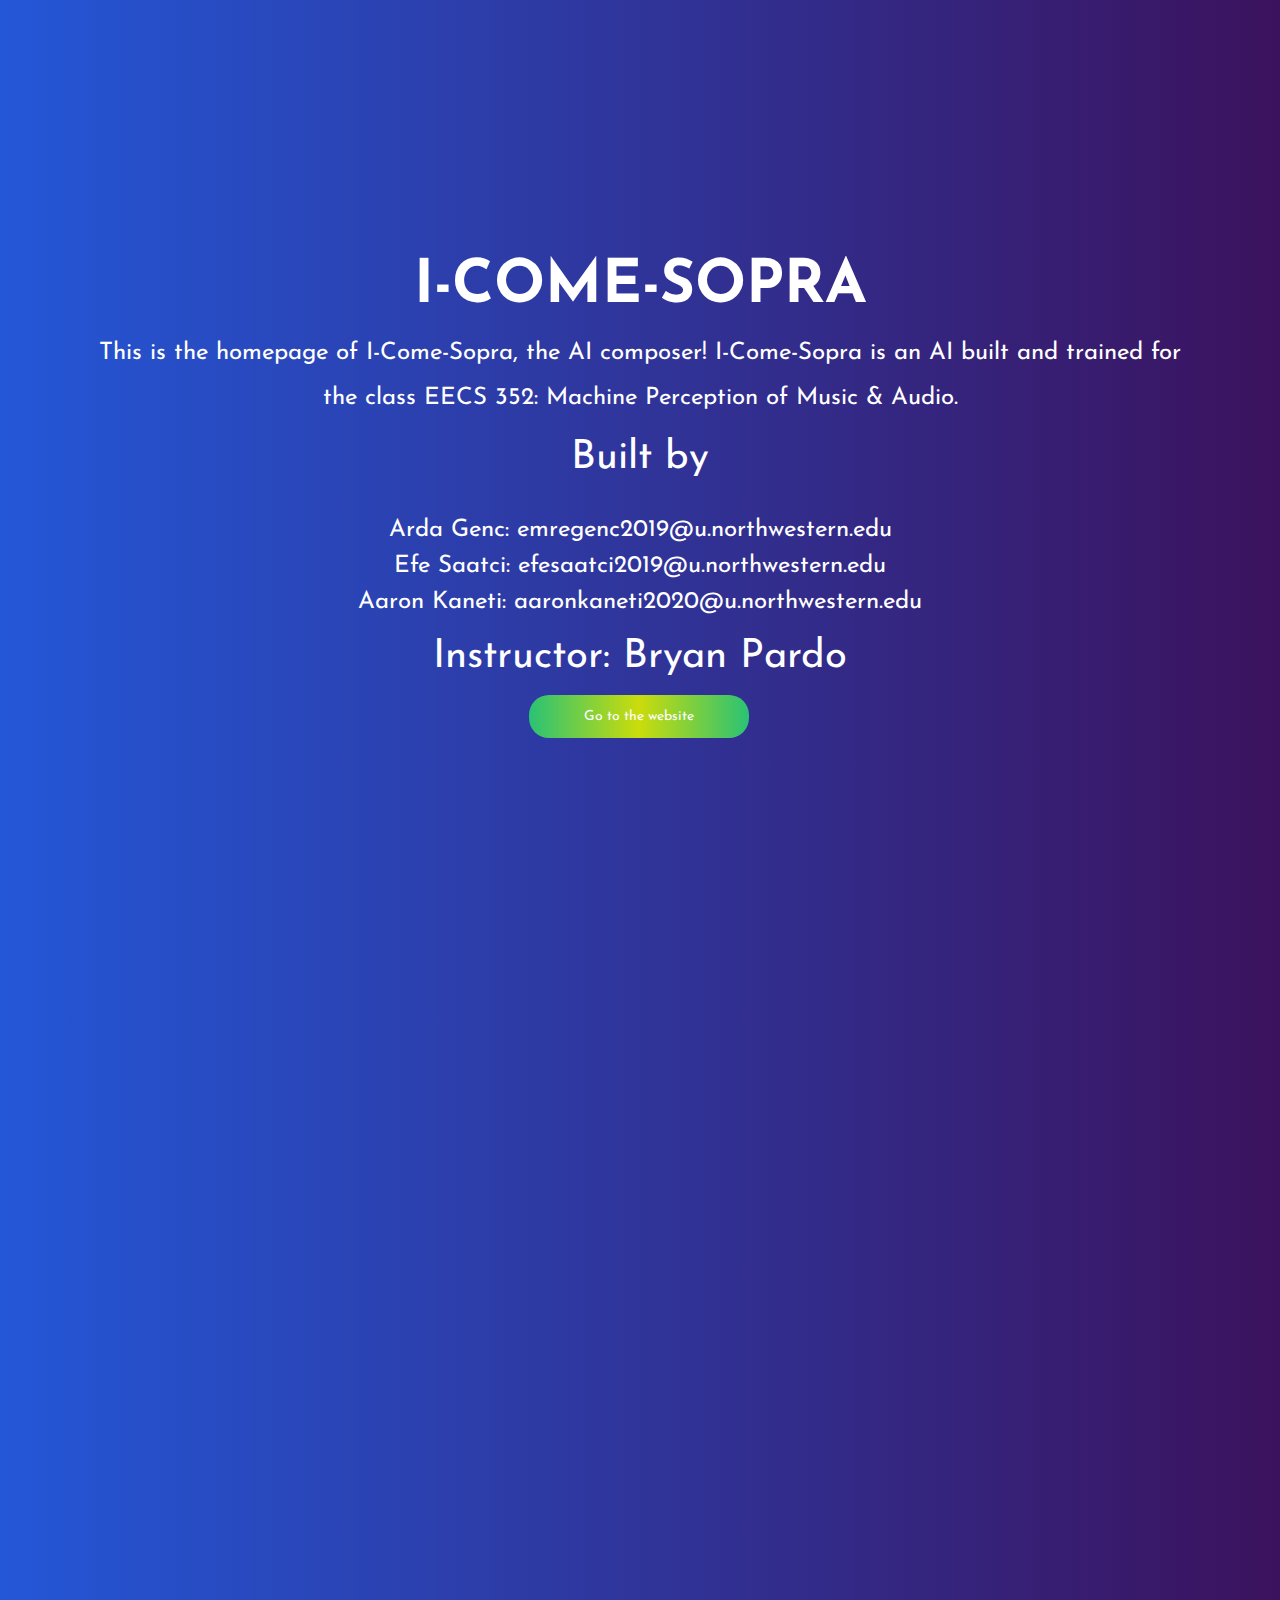
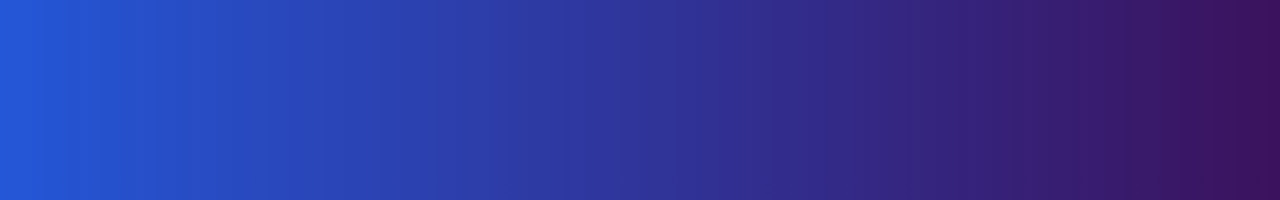
<file: index.html>
<!DOCTYPE html>
<html lang="en">
<head>
<title>i-come-sopra</title>
<meta charset="utf-8">
<meta http-equiv="X-UA-Compatible" content="IE=edge">
<meta name="description" content="Music template project">
<meta name="viewport" content="width=device-width, initial-scale=1">
<link rel="stylesheet" type="text/css" href="styles/bootstrap-4.1.2/bootstrap.min.css">
<link href="plugins/font-awesome-4.7.0/css/font-awesome.min.css" rel="stylesheet" type="text/css">
<link rel="stylesheet" type="text/css" href="plugins/OwlCarousel2-2.3.4/owl.carousel.css">
<link rel="stylesheet" type="text/css" href="plugins/OwlCarousel2-2.3.4/owl.theme.default.css">
<link rel="stylesheet" type="text/css" href="plugins/OwlCarousel2-2.3.4/animate.css">
<link rel="stylesheet" type="text/css" href="styles/main_styles.css">
<link rel="stylesheet" type="text/css" href="styles/responsive.css">
</head>
<body>

<div class="super_container">



	<!-- News -->

	<div class="news" id = "information">
		<div class="container">
			<div class="row">
				<div class="col">
					<div class="section_title" id = "project_name"><h1 class = "index_header">I-COME-SOPRA</h1></div>
          <div class="">
            <p class ="index_def">This is the homepage of I-Come-Sopra, the AI composer! I-Come-Sopra is an AI built and trained for the class EECS 352: Machine Perception of Music & Audio.</p>
            <div class = "Credits">
              <p class ="title">Built by</p>
              <ul class = "builders">
                <li>Arda Genc: emregenc2019@u.northwestern.edu</li>
                <li>Efe Saatci: efesaatci2019@u.northwestern.edu</li>
                <li>Aaron Kaneti: aaronkaneti2020@u.northwestern.edu</li>
              </ul>
              <p class = "title">Instructor: Bryan Pardo</p>
            </div>
            <div class = "index_dec">
            	<button class="aaron_button index_button"><a href="home.html"><span>Go to the website</span></a></button>
            </div>
          </div>
				</div>
			</div>
			<div class="row news_row">


			</div>
		</div>
	</div>






</body>
</html>
</file>
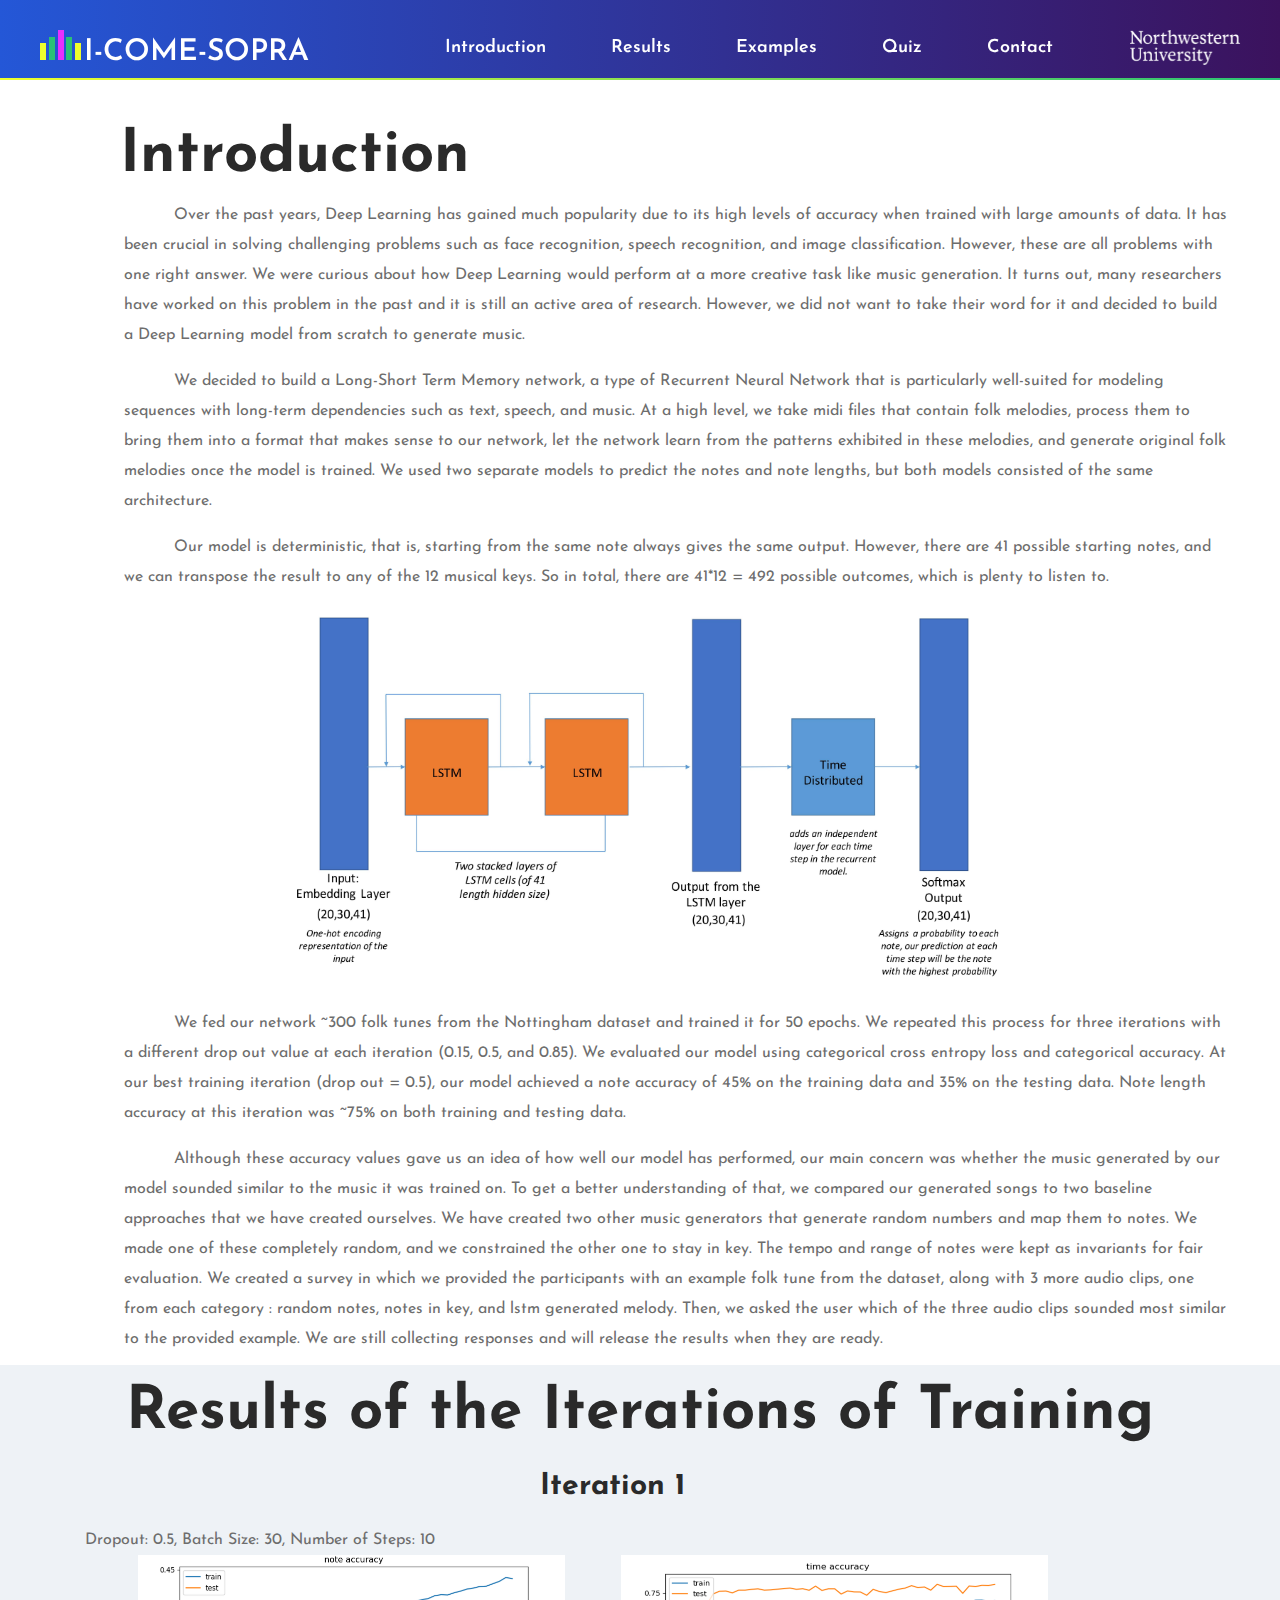
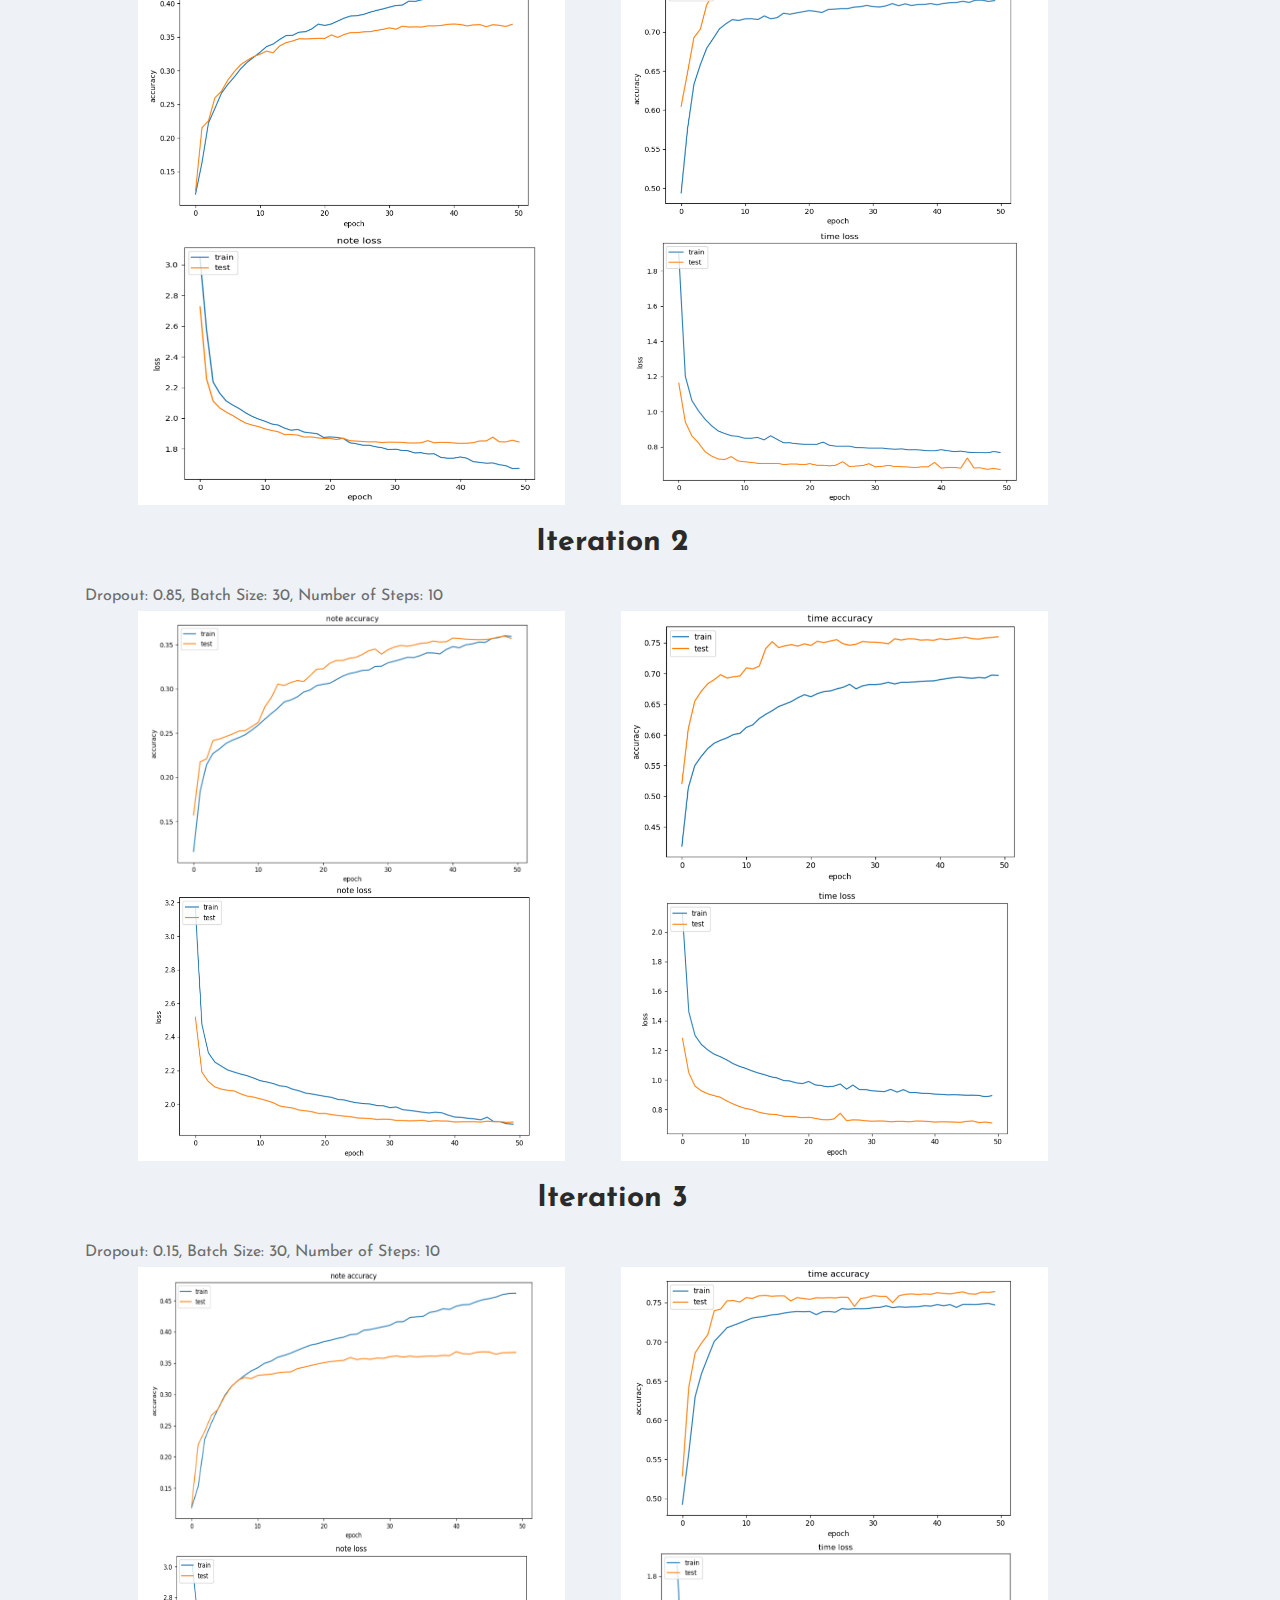
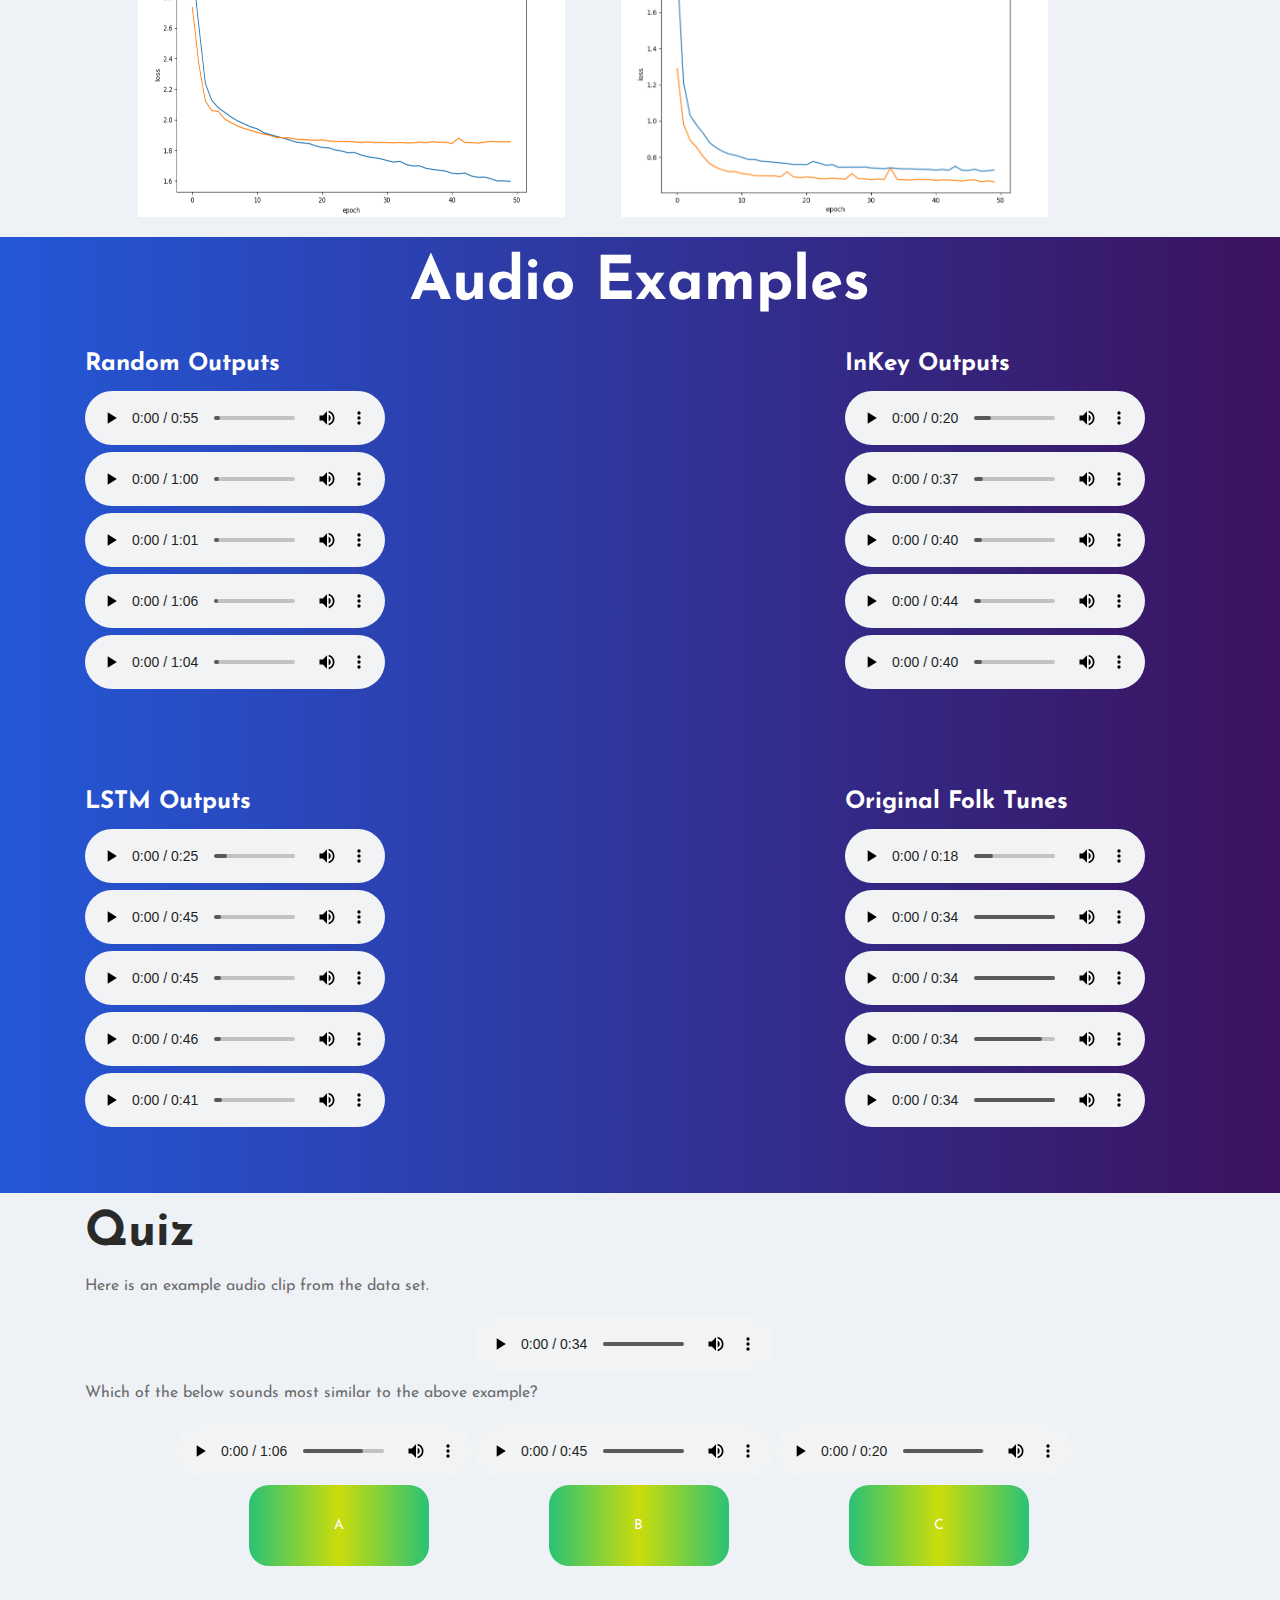
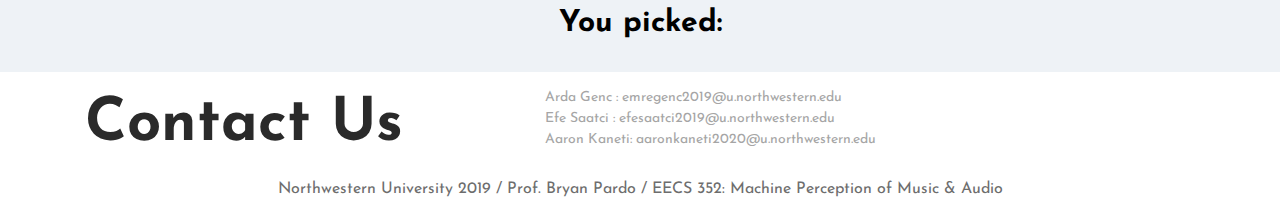
<file: home.html>
<!DOCTYPE html>
<html lang="en">
<head>
<title>i-come-sopra</title>
<meta charset="utf-8">
<meta http-equiv="X-UA-Compatible" content="IE=edge">
<meta name="description" content="Music template project">
<meta name="viewport" content="width=device-width, initial-scale=1">
<link rel="stylesheet" type="text/css" href="styles/bootstrap-4.1.2/bootstrap.min.css">
<link href="plugins/font-awesome-4.7.0/css/font-awesome.min.css" rel="stylesheet" type="text/css">
<link rel="stylesheet" type="text/css" href="plugins/OwlCarousel2-2.3.4/owl.carousel.css">
<link rel="stylesheet" type="text/css" href="plugins/OwlCarousel2-2.3.4/owl.theme.default.css">
<link rel="stylesheet" type="text/css" href="plugins/OwlCarousel2-2.3.4/animate.css">
<link rel="stylesheet" type="text/css" href="styles/main_styles.css">
<link rel="stylesheet" type="text/css" href="styles/responsive.css">
</head>
<body>

<div class="super_container">

	<!-- Header -->

	<header class="header">
		<div class="container">
			<div class="row">
				<div class="col">
					<div class="header_content d-flex flex-row align-items-center justify-content-center" id = "headers">

						<!-- Logo -->
						<div class="logo">
							<a href="index.html" class="d-flex flex-row align-items-end justify-content-start">
								<span class="logo_bars d-flex flex-row align-items-end justify-content-between"><span></span><span></span><span></span><span></span><span></span></span>
								<span class="logo_text">I-COME-SOPRA</span>
							</a>
						</div>

						<nav class="main_nav">
							<ul class="d-flex flex-row align-items-center justify-content-start" id = "navbar">
								<li><a href="#home">Introduction</a></li>
								<li><a href="#results">Results</a></li>
								<li><a href="#examples">Examples</a></li>
								<li><a href="#quiz">Quiz</a></li>
								<li class = "contactus"><a href="#contact">Contact</a></li>
							</ul>
						</nav>
						<a href= "https://northwestern.edu"><img class = "northwestern_logo" src="./images/NorthwesternLogoWhite.png"></a>

							<!-- Hamburger
							<div class="hamburger d-flex flex-column align-items-end justify-content-between"><div></div><div></div><div></div></div>-->
						</div>
					</div>
				</div>
			</div>
		</div>
	</header>


	<!-- App -->

	<div class="app" id ="home">
		<div class="container">
			<div class="row row-lg-eq-height">


				<!-- App Content -->
				<div class="col-lg-6 order-lg-2 order-1 sadf">
					<div class="app_content d-flex flex-column align-items-start justify-content-center">
						<div class="section_title"><h1>Introduction</h1></div>
						<div class="app_text">
							<p class= "intro_p">Over the past years, Deep Learning has gained much popularity due to its high levels of accuracy when trained with large amounts of data. It has been crucial in solving challenging problems such as face recognition, speech recognition, and image classification. However, these are all problems with one right answer. We were curious about how Deep Learning would perform at a more creative task like music generation. It turns out, many researchers have worked on this problem in the past and it is still an active area of research. However, we did not want to take their word for it and decided to build a Deep Learning model from scratch to generate music.
								<p class= "intro_p">We decided to build a Long-Short Term Memory network, a type of Recurrent Neural Network that is particularly well-suited for modeling sequences with long-term dependencies such as text, speech, and music. At a high level, we take midi files that contain folk melodies, process them to bring them into a format that makes sense to our network, let the network learn from the patterns exhibited in these melodies, and generate original folk melodies once the model is trained. We used two separate models to predict the notes and note lengths, but both models consisted of the same architecture.
								</p>
								<p class= "intro_p">Our model is deterministic, that is, starting from the same note always gives the same output. However, there are 41 possible starting notes, and we can transpose the result to any of the 12 musical keys. So in total, there are 41*12 = 492 possible outcomes, which is plenty to listen to.</p>
									<img style="height:400px;width:auto;position:relative;left:15%;"src="./images/model_architecture.jpg">
								<p class= "intro_p">We fed our network ~300 folk tunes from the Nottingham dataset and trained it for 50 epochs. We repeated this process for three iterations with a different drop out value at each iteration (0.15, 0.5, and 0.85). We evaluated our model using categorical cross entropy loss and categorical accuracy.  At our best training iteration (drop out = 0.5), our model achieved a note accuracy of 45% on the training data and 35% on the testing data. Note length accuracy at this iteration was ~75% on both training and testing data.</p>
								<p class= "intro_p">Although these accuracy values gave us an idea of how well our model has performed, our main concern was whether the music generated by our model sounded similar to the music it was trained on. To get a better understanding of that, we compared our generated songs to two baseline approaches that we have created ourselves. We have created two other music generators that generate random numbers and map them to notes. We made one of these completely random, and we constrained the other one to stay in key. The tempo and range of notes were kept as invariants for fair evaluation. We created a survey in which we provided the participants with an example folk tune from the dataset, along with 3 more audio clips, one from each category : random notes, notes in key, and lstm generated melody. Then, we asked the user which of the three audio clips sounded most similar to the provided example. We are still collecting responses and will release the results when they are ready.
								</p>
						</div>
					</div>
				</div>

			</div>
		</div>
	</div>
	<!-- Results -->

	<div class="featured" id = "results">
		<div class="container">
			<div class="row">
				<div class="col">
					<div class="section_title text-center"><h1>Results of the Iterations of Training </h1></div>
						<div class ="row_1">
							<h1 style="font-size:30px;text-align:center;margin-bottom:20px;margin-top:20px;'">Iteration 1</h1>
							<p style={color:black;text-align:center;}>Dropout: 0.5, Batch Size: 30, Number of Steps:  10</p>
							<img class="graphs" src="./images/graphs_iter_1/note_accuracy_iter_1.png">
							<img class="graphs" src="./images/graphs_iter_1/time_accuracy_iter_1.png">
							<img class="graphs" src="./images/graphs_iter_1/note_loss_iter1.png">
							<img class="graphs" src="./images/graphs_iter_1/time_loss_iter_1.png">
						</div>
						<div class ="row_2">
							<h1 style="font-size:30px;text-align:center;margin-bottom:20px;margin-top:20px;">Iteration 2</h1>
							<p style={color:black;text-align:center;}>Dropout: 0.85, Batch Size: 30, Number of Steps:  10</p>
							<img class="graphs" src="./images/graphs_iter_2/note_accuracy_iter2.png">
							<img class="graphs" src="./images/graphs_iter_2/time_accuracy_iter_2.png">
							<img class="graphs" style=""src="./images/graphs_iter_2/note_loss_iter2.png">
							<img class="graphs" src="./images/graphs_iter_2/time_loss_iter_2.png">
						</div>
						<div class ="row_3">
							<h1 style="font-size:30px;text-align:center;margin-bottom:20px;margin-top:20px;">Iteration 3</h1>
							<p style={color:black;text-align:center;}>Dropout: 0.15, Batch Size: 30, Number of Steps:  10</p>
							<img class="graphs" src="./images/graphs_iter_3/note_accuracy_iter_3.png">
							<img class="graphs" src="./images/graphs_iter_3/time_accuracy_iter3.png">
							<img class="graphs" style=""src="./images/graphs_iter_3/note_loss_iter3.png">
							<img class="graphs" src="./images/graphs_iter_3/time_loss_iter_3.png">
						</div>
				</div>
			</div>
		</div>
	</div>

	<!-- News -->

	<div class="news">
		<div class="container">
			<div class="row">
				<div class="col">
					<div class="section_title" id = "examples"><h1>Audio Examples</h1></div>
				</div>
			</div>
			<div class="row news_row">

				<!-- News Post -->
				<div class="col-xl-4 col-md-6">
					<div class="news_post image_top">
						<div class="news_post_content">
							<div class="news_post_title"><a href="#">Random Outputs</a></div>
							<div class="news_post_text">
								<!--<p>Lorem ipsum dolor sit amet, consectetur adipiscing elit. Morbi condimentum, neque ac porttitor scelerisque, nisi nisl tincidunt enim, non aliquet diam neque sed urna.</p>
								--><audio controls>
									<source src="./audioFiles/random-outputs/randomoutput1.mp3" type="audio/mpeg">
										Your browser does not support the audio element.
								</audio>
								<audio controls>
									<source src="./audioFiles/random-outputs/random-output2.mp3" type="audio/mpeg">
										Your browser does not support the audio element.
								</audio>
								<audio controls>
									<source src="./audioFiles/random-outputs/random-output3.mp3" type="audio/mpeg">
										Your browser does not support the audio element.
								</audio>
								<audio controls>
									<source src="./audioFiles/random-outputs/random-output4.mp3" type="audio/mpeg">
										Your browser does not support the audio element.
								</audio>
								<audio controls>
									<source src="./audioFiles/random-outputs/random-output5.mp3" type="audio/mpeg">
										Your browser does not support the audio element.
								</audio>
							</div>
						</div>
					</div>
				</div>

				<!-- News Post -->
				<div class="col-xl-4 col-md-6">
					<div class="news_post image_bottom d-flex flex-column align-items-start justify-content-start">
						<div class="news_post_content order-md-1 order-2">

						</div>
					</div>
				</div>

				<!-- News Post -->
				<div class="col-xl-4 col-md-6">
					<div class="news_post image_top">
						<div class="news_post_content">
							<div class="news_post_title"><a href="#">InKey Outputs</a></div>
							<div class="news_post_text">
								<!--<p>Lorem ipsum dolor sit amet, consectetur adipiscing elit. Morbi condimentum, neque ac porttitor scelerisque, nisi nisl tincidunt enim, non aliquet diam neque sed urna.</p>
								--><audio controls>
									<source src="./audioFiles/inKey-outputs/inKey-output1.mp3" type="audio/mpeg">
								Your browser does not support the audio element.
								</audio>
								<audio controls>
									<source src="./audioFiles/inKey-outputs/inKey-output2.mp3" type="audio/mpeg">
								Your browser does not support the audio element.
								</audio>
								<audio controls>
									<source src="./audioFiles/inKey-outputs/inKey-output3.mp3" type="audio/mpeg">
								Your browser does not support the audio element.
								</audio>
								<audio controls>
									<source src="./audioFiles/inKey-outputs/inKey-output4.mp3" type="audio/mpeg">
								Your browser does not support the audio element.
								</audio>
								<audio controls>
									<source src="./audioFiles/inKey-outputs/inKey-output5.mp3" type="audio/mpeg">
								Your browser does not support the audio element.
								</audio>
							</div>
						</div>
					</div>
				</div>

			</div>
		</div>
	</div>

	<!-- Division 2 -->

	<div class="news">
		<div class="container">
			<div class="row news_row">

				<!-- News Post -->
				<div class="col-xl-4 col-md-6">
					<div class="news_post image_top">
						<div class="news_post_content">
							<div class="news_post_title"><a href="#">LSTM Outputs</a></div>
							<div class="news_post_text">
								<!--<p>Lorem ipsum dolor sit amet, consectetur adipiscing elit. Morbi condimentum, neque ac porttitor scelerisque, nisi nisl tincidunt enim, non aliquet diam neque sed urna.</p>
								--><audio controls>
									<source src="./audioFiles/lstm_outputs/1-output_1.mp3" type="audio/mpeg">
										Your browser does not support the audio element.
								</audio>
								<audio controls>
									<source src="./audioFiles/lstm_outputs/1-output_2.mp3" type="audio/mpeg">
										Your browser does not support the audio element.
								</audio>
								<audio controls>
									<source src="./audioFiles/lstm_outputs/1-output_3.mp3" type="audio/mpeg">
										Your browser does not support the audio element.
								</audio>
								<audio controls>
									<source src="./audioFiles/lstm_outputs/1-output_4.mp3" type="audio/mpeg">
										Your browser does not support the audio element.
								</audio>
								<audio controls>
									<source src="./audioFiles/lstm_outputs/1-output_5.mp3" type="audio/mpeg">
										Your browser does not support the audio element.
								</audio>
							</div>
						</div>
					</div>
				</div>

				<!-- News Post -->
				<div class="col-xl-4 col-md-6">
					<div class="news_post image_bottom d-flex flex-column align-items-start justify-content-start">
						<div class="news_post_content order-md-1 order-2">

						</div>
						<div class="news_post_image order-md-2 order-1"></div>
					</div>
				</div>

				<!-- News Post -->
				<div class="col-xl-4 col-md-6">
					<div class="news_post image_top">
						<div class="news_post_content">
							<div class="news_post_title"><a href="#">Original Folk Tunes</a></div>
							<div class="news_post_text">
								<audio controls>
									<source src="./audioFiles/real_folk_tunes/real_folk_tune1.mp3" type="audio/mpeg">
								Your browser does not support the audio element.
								</audio>
								<audio controls>
									<source src="./audioFiles/real_folk_tunes/real_folk_tune2.mp3" type="audio/mpeg">
								Your browser does not support the audio element.
								</audio>
								<audio controls>
									<source src="./audioFiles/real_folk_tunes/real_folk_tune3.mp3" type="audio/mpeg">
								Your browser does not support the audio element.
								</audio>
								<audio controls>
									<source src="./audioFiles/real_folk_tunes/real_folk_tune4.mp3" type="audio/mpeg">
								Your browser does not support the audio element.
								</audio>
								<audio controls>
									<source src="./audioFiles/real_folk_tunes/real_folk_tune5.mp3" type="audio/mpeg">
								Your browser does not support the audio element.
								</audio>
							</div>
						</div>
					</div>
				</div>

			</div>
		</div>
	</div>

	<!-- Quiz -->

	<div class="featured" id = "quiz">
		<div class="container">
			<div class="row">
				<div class="col">
					<h1 class ="quiz_section">Quiz</h1>
					<p>Here is an example audio clip from the data set. </p>
					<div class = "quizer">
					<audio controls>
						<source src="./audioFiles/real_folk_tunes/real_folk_tune4.mp3" type="audio/mpeg">
							Your browser does not support the audio element.
					</audio>
				</div>
					<p>Which of the below sounds most similar to the above example? </p>

					<div class = "quized">
						<div>
							<audio controls>
								<source src="./audioFiles/random-outputs/random-output4.mp3" type="audio/mpeg">
									Your browser does not support the audio element.
							</audio>
							<div>
	            	<button class="aaron_button_quized"onclick="pickedRandom()"><a href="home.html"><span>A</span></a></button>
	            </div>
						</div>
						<div>
							<audio controls>
								<source src="./audioFiles/lstm_outputs/1-output_2.mp3" type="audio/mpeg">
									Your browser does not support the audio element.
							</audio>
							<div>
	            	<button class="aaron_button_quized"onclick="pickedUs()"><span>B</span></a></button>
	            </div>
						</div>
						<div>
							<audio controls>
								<source src="./audioFiles/inKey-outputs/inKey-output1.mp3" type="audio/mpeg">
									Your browser does not support the audio element.
							</audio>
							<div>
	            	<button class="aaron_button_quized" onclick="pickedInKey()"><span>C</span></a></button>
	            </div>
						</div>
					</div>

					<p id = "picked"><strong>You picked: </strong></p>
				</div>
			</div>
		</div>
	</div>

	<div class="newsletter" id = "contact">
		<div class="container">
			<div class="row">

				<!-- Newsletter Content -->
				<div class="col-xl-6">
					<div class="newsletter_content">
						<div class="section_title"><h1>Contact Us</h1></div>
						<div class="newsletter_text">
							<ul class = "names">
								<li>Arda Genc : emregenc2019@u.northwestern.edu</li>
								<li>Efe Saatci : efesaatci2019@u.northwestern.edu</li>
								<li>Aaron Kaneti: aaronkaneti2020@u.northwestern.edu</li>
							</ul>
						</div>
					</div>
				</div>

				<!-- Newsletter Form
				<div class="col-xl-6 nl_col">
					<div class="newsletter_form_container d-flex flex-column align-items-start justify-content-end">
						<form action="#" class="newsletter_form" id="newsletter_form">
							<div class="d-flex flex-row align-items-start justify-content-between">
								<input type="email" class="newsletter_input" placeholder="Your E-mail" required="required">
								<button class="button newsletter_button"><span>subscribe</span></button>
							</div>
						</form>
					</div>
				</div>-->

			</div>
		</div>
	</div>

	<!-- Footer -->

	<footer class="footer_bar">
		<div class="footer_content">
			<div class="container">
				<div class="row">
					<div class="col text-center">

						<!-- Logo -->
						<div class="logo">
							<a href="#" class="d-flex flex-row align-items-end justify-content-start">
								<span class="logo_bars d-flex flex-row align-items-end justify-content-between"><span></span><span></span><span></span><span></span><span></span></span>
								<span class="logo_text">I-COME-SOPRA</span>
							</a>
						</div>
					</div>
				</div>
			</div>
		</div>
		<div class="footer_bar">
			<div class="container">
				<div class="row">
					<div class="col">
						<div class="copyright text-center">
							<p>Northwestern University 2019 / Prof. Bryan Pardo / EECS 352: Machine Perception of Music & Audio</p>
						</div>
					</div>
				</div>
			</div>
		</div>

	</footer>
</div>
<script src=./aaronScript.js></script>
</body>
</html>
</file>
<file: styles/main_styles.css>
@charset "utf-8";
/* CSS Document */

/******************************

[Table of Contents]

1. Fonts
2. Body and some general stuff
3. Header
4. Menu
5. Home
6. Song
7. Tours
8. App
9. Featured
10. News
11. Newsletter
12. Footer


******************************/

/***********
1. Fonts
***********/

@import url('https://fonts.googleapis.com/css?family=Josefin+Sans:300,400,600,700');

/*********************************
2. Body and some general stuff
*********************************/

*
{
	margin: 0;
	-webkit-font-smoothing: antialiased;
	-webkit-text-shadow: rgba(0,0,0,.01) 0 0 1px;
	text-shadow: rgba(0,0,0,.01) 0 0 1px;
}
body
{
	font-family: 'Josefin Sans', sans-serif;
	font-size: 14px;
	font-weight: 400;
	background: #FFFFFF;
	color: #a5a5a5;
}
div
{
	display: block;
	position: relative;
	-webkit-box-sizing: border-box;
    -moz-box-sizing: border-box;
    box-sizing: border-box;
}
ul
{
	list-style: none;
	margin-bottom: 0px;
	position: absolute;
	left: 420px;
	top: -70px;
}
li
{
	width:350px;
}
p
{
	font-family: 'Josefin Sans', sans-serif;
	font-size: 16px;
	line-height: 1.875;
	font-weight: 400;
	color: #6d6d6d;
	-webkit-font-smoothing: antialiased;
	-webkit-text-shadow: rgba(0,0,0,.01) 0 0 1px;
	text-shadow: rgba(0,0,0,.01) 0 0 1px;
}
p a
{
	display: inline;
	position: relative;
	color: inherit;
	border-bottom: solid 1px #ffa07f;
	-webkit-transition: all 200ms ease;
	-moz-transition: all 200ms ease;
	-ms-transition: all 200ms ease;
	-o-transition: all 200ms ease;
	transition: all 200ms ease;
}
p:last-of-type
{
	margin-bottom: 0;
}
a
{
	-webkit-transition: all 200ms ease;
	-moz-transition: all 200ms ease;
	-ms-transition: all 200ms ease;
	-o-transition: all 200ms ease;
	transition: all 200ms ease;
}
a, a:hover, a:visited, a:active, a:link
{
	text-decoration: none;
	-webkit-font-smoothing: antialiased;
	-webkit-text-shadow: rgba(0,0,0,.01) 0 0 1px;
	text-shadow: rgba(0,0,0,.01) 0 0 1px;
}
p a:active
{
	position: relative;
	color: #FF6347;
}
p a:hover
{
	color: #FFFFFF;
	background: #ffa07f;
}
p a:hover::after
{
	opacity: 0.2;
}
::selection
{
	background: rgba(42,194,117,0.9);
	color: #ffffff;
}
p::selection
{

}
h1{font-size: 48px;}
h2{font-size: 36px;}
h3{font-size: 24px;}
h4{font-size: 18px;}
h5{font-size: 14px;}
h1, h2, h3, h4, h5, h6
{
	font-family: 'Josefin Sans', sans-serif;
	-webkit-font-smoothing: antialiased;
	-webkit-text-shadow: rgba(0,0,0,.01) 0 0 1px;
	text-shadow: rgba(0,0,0,.01) 0 0 1px;
	line-height: 1.2;
	color: #2a2a2a;
	font-weight: 700;
}
h1::selection,
h2::selection,
h3::selection,
h4::selection,
h5::selection,
h6::selection
{

}
.index_def
{
	color:white;
	text-align: center;
	font-size: 24px;
}
.builders
{
	text-align: center;
	color:white;
	font-size: 24px;
	margin-bottom:0px;
	left:0px;
	top:0px;
	position:relative;
	padding-left:0px;
}
.quizer
{
	left: 35%;
}
.quized
{
	left:8%;
	display: flex;
}
.aaron_button
{
	background: linear-gradient(to right, #2ac275, #cbdc0b, #2ac275);
	border:0px;
	border-radius: 20px;
	width:140px;
	color:white;
	height:200%;
	width:200%;
	padding: 5%;
	padding-bottom:10%;
	padding-top: 10%;
}
.aaron_button_quized
{
	background: linear-gradient(to right, #2ac275, #cbdc0b, #2ac275);
	border:0px;
	border-radius: 20px;
	width:140px;
	color:white;
	height:200%;
	width:200%;
	padding: 5%;
	padding-bottom:10%;
	padding-top: 10%;
	width:60%;
	margin-left:25%;
}
#picked
{
	text-align: center;
	margin-top: 30px;
	font-size: 30px;
	color:black;
	text-decoration: bold;
}
.aaron_button_quized a
{
	color:white;
}
.aaron_button a
{
	color:white;
}
.quiz
{
	position: relative;
	left: 50%;
	text-align: center;
}
.buttons
{
	display: flex;
}
.button
{
	position:relative;
	margin-left: 5%;
}
.index_dec
{
	position: absolute;
	left:40%;
}
.Credits
{

}
.index_header
{
	margin-top:240px;
}
.title
{
	font-size:40px;
	color:white;
	text-align: center;
}
.builders li
{
	width: auto;
}
.builders ul
{
}
img
{
	max-width: 100%;
}
button:active
{
	outline: none;
}
.form-control
{
	color: #db5246;
}
section
{
	display: block;
	position: relative;
	box-sizing: border-box;
}
#information
{
	height:200vh;
}
.row_1 img
{
	height:275px;
	width:427px ;
	margin-left:5%;
}
.sadf
{
	flex: 1;
	max-width: 100%;
	width:100%;
}
.row_1
{
	margin-right:5%;
}
.row_2 img
{
	height:275px;
	width:427px ;
	margin-left:5%;
}
.row_2
{
	margin-right:5%;
}
.row_3 img
{
	height:275px;
	width:427px ;
	margin-left:5%;
}
.intro_p
{
	text-indent:50px;
}
.row_3
{
	margin-right:5%;
}
.clear
{
	clear: both;
}
.clearfix::before, .clearfix::after
{
	content: "";
	display: table;
}
.clearfix::after
{
	clear: both;
}
.clearfix
{
	zoom: 1;
}
.float_left
{
	float: left;
}
.float_right
{
	float: right;
}
.trans_200
{
	-webkit-transition: all 200ms ease;
	-moz-transition: all 200ms ease;
	-ms-transition: all 200ms ease;
	-o-transition: all 200ms ease;
	transition: all 200ms ease;
}
.trans_300
{
	-webkit-transition: all 300ms ease;
	-moz-transition: all 300ms ease;
	-ms-transition: all 300ms ease;
	-o-transition: all 300ms ease;
	transition: all 300ms ease;
}
.trans_400
{
	-webkit-transition: all 400ms ease;
	-moz-transition: all 400ms ease;
	-ms-transition: all 400ms ease;
	-o-transition: all 400ms ease;
	transition: all 400ms ease;
}
.trans_500
{
	-webkit-transition: all 500ms ease;
	-moz-transition: all 500ms ease;
	-ms-transition: all 500ms ease;
	-o-transition: all 500ms ease;
	transition: all 500ms ease;
}
.fill_height
{
	height: 100%;
}
.super_container
{
	width: 100%;
	overflow: hidden;
}
.prlx_parent
{
	overflow: hidden;
}
.prlx
{
	height: 130% !important;
}
.parallax-window
{
    min-height: 400px;
    background: transparent;
}
.parallax_background
{
	position: absolute;
	top: 0;
	left: 0;
	width: 100%;
	height: 100%;
}
.background_image
{
	position: absolute;
	top: 0;
	left: 0;
	width: 100%;
	height: 100%;
	background-repeat: no-repeat;
	background-size: cover;
	background-position: center center;
}
.nopadding
{
	padding: 0px !important;
}
.owl-carousel,
.owl-carousel .owl-stage-outer,
.owl-carousel .owl-stage,
.owl-carousel .owl-item
{
	height: 100%;
}
.slide
{
	height: 100%;
}
.button
{
	position: relative;
	overflow: hidden;
	width: 200px;
    height: 56px;
    border-radius: 22px;
    border: none;
    outline: none;
    cursor: pointer;
    text-align: center;
}
.button::after
{
	display: block;
	position: absolute;
	top: 0;
	left: -100%;
	width: 200%;
	height: 100%;
	background-color: #2ac275;
	background-image: linear-gradient(to right, #2ac275, #cbdc0b, #2ac275);
	background: #2ac275;
	background: linear-gradient(to right, #2ac275, #cbdc0b, #2ac275);
	content: '';
	z-index: 0;
	-webkit-transition: all 400ms ease;
	-moz-transition: all 400ms ease;
	-ms-transition: all 400ms ease;
	-o-transition: all 400ms ease;
	transition: all 400ms ease;
}
.button:hover::after
{
	left: 0;
}
.button a
{
	position: relative;
	font-size: 14px;
    font-weight: 700;
    color: #ffffff;
    text-transform: uppercase;
    z-index: 1;
    line-height: 56px;
}
.button span
{
	position: relative;
	font-size: 14px;
    font-weight: 700;
    color: #ffffff;
    line-height: 56px;
    text-transform: uppercase;
	z-index: 1;
}
.section_title h1
{
	font-size: 60px;
}

/*********************************
3. Header
*********************************/

.header
{
	position: fixed;
	height: 80px;
	top: 0;
	left: 0;
	width: 100%;
	background-color: #3b125d;
	background-image: linear-gradient(to right, #2457d7, #3b125d);
	background: #3b125d;
	background: linear-gradient(to right, #2457d7, #3b125d);
	z-index: 100;
}
/*Header gradient bottom border*/
.header::after
{
	position: absolute;
	left: 0;
	bottom: 0;
	width: 100%;
	height: 2px;
	content: '';
	background-color: #2ac275;
	background-image: linear-gradient(to right, #eeff2d, #2ac275);
	background: #2ac275;
	background: linear-gradient(to right, #eeff2d, #2ac275);
}
.header_content
{
	width: calc(100% + 30px);
	/* left: -250px; */
	height: 134px;
	-webkit-transition: all 400ms ease;
	-moz-transition: all 400ms ease;
	-ms-transition: all 400ms ease;
	-o-transition: all 400ms ease;
	transition: all 400ms ease;
}
.header.scrolled .header_content
{
	height: 75px;
}
.logo
{
	position: fixed;
	left: 0;
	/* right: auto; */
	top: 45px;
	padding-left: 40px;
	-webkit-transform: translateY(-50%);
	-moz-transform: translateY(-50%);
	-ms-transform: translateY(-50%);
	-o-transform: translateY(-50%);
	transform: translateY(-50%);
}
.logo_bars
{
	width: 41px;
	height: 30px;
}
.logo_bars > span
{
	width: 6px;
}
.logo_bars > span:first-of-type,
.logo_bars > span:last-of-type
{
	height: 17px;
	background: #eeff2d;
}
.logo_bars > span:nth-child(2),
.logo_bars > span:nth-child(4)
{
	height: 23px;
	background: #2ac275;
}
.logo_bars > span:nth-child(3)
{
	height: 30px;
	background: #e830fe;
}
.logo_text
{
	line-height: 0.75;
	font-size: 30px;
	font-weight: 600;
	color: #ffffff;
	margin-left: 3px;
	-webkit-transform: translateY(4px);
	-moz-transform: translateY(4px);
	-ms-transform: translateY(4px);
	-o-transform: translateY(4px);
	transform: translateY(4px);
}
.main_nav
{
	position:fixed;
	top:100px;
	-webkit-transform: translateY(5px);
	-moz-transform: translateY(5px);
	-ms-transform: translateY(5px);
	-o-transform: translateY(5px);
	/* transform: translateY(5px); */
}
.main_nav ul li
{
	position: relative;
}
.main_nav ul li:not(:last-of-type)
{
	margin-right: 65px;
}
.main_nav ul li a
{
	font-size: 18px;
	font-weight: 600;
	color: #ffffff;
}
.main_nav ul li a:hover,
.main_nav ul li.active a
{
	color: #2ac275;
}
.main_nav ul li.active::after
{
	position: absolute;
	left: 50%;
	-webkit-transform: translateX(-50%);
	-moz-transform: translateX(-50%);
	-ms-transform: translateX(-50%);
	-o-transform: translateX(-50%);
	transform: translateX(-50%);
	bottom: -20px;
	width: 14px;
	height: 14px;
	background: #2ac275;
	border-radius: 50%;
	content: '';
	-webkit-transition: all 400ms ease;
	-moz-transition: all 400ms ease;
	-ms-transition: all 400ms ease;
	-o-transition: all 400ms ease;
	transition: all 400ms ease;
}
.header.scrolled .main_nav ul li.active::after
{
	bottom: -10px;
	width: 10px;
	height: 10px;
}
.log_reg
{
	position: absolute;
	top: 44%;
	right: 0;
	flex: 0 0 auto;
}
.header.scrolled .log_reg
{
	top: 50%;
	-webkit-transform: translateY(-50%);
	-moz-transform: translateY(-50%);
	-ms-transform: translateY(-50%);
	-o-transform: translateY(-50%);
	transform: translateY(-50%);
}
.log_reg ul
{
	display: block;
}
.log_reg ul li
{
	position: relative;
}
.log_reg ul li:not(:last-of-type)
{
	padding-right: 18px;
	margin-right: 1px;
}
.log_reg ul li:not(:last-of-type)::after
{
	position: absolute;
	top: 0;
	right: 0;
	content: '/';
	font-size: 18px;
	font-weight: 600;
	color: #ffffff;
	margin-left: 5px;
	margin-right: 5px;
}
.log_reg ul li a
{
	font-size: 18px;
	font-weight: 600;
	color: #ffffff;
}
.log_reg ul li a:hover
{
	color: #2e9e7a;
}
.hamburger
{
	display: none !important;
	margin-left: 25px;
	width: 34px;
	height: 16px;
	padding: 2px;
	cursor: pointer;
	flex: 0 0 auto;
}
.hamburger > div
{
	background: #ffffff;
	height: 2px;
	-webkit-transition: all 300ms ease;
	-moz-transition: all 300ms ease;
	-ms-transition: all 300ms ease;
	-o-transition: all 300ms ease;
	transition: all 300ms ease;
}
.hamburger > div:first-child
{
	width: 100%;
}
.hamburger > div:nth-child(2)
{
	width: 50%;
}
.hamburger > div:nth-child(3)
{
	width: 75%;
}
.hamburger:hover > div
{
	width: 100%;
}
/*.hamburger:hover > div:first-child
{
	background: #e830fe;
}
.hamburger:hover > div:nth-child(2)
{
	background: #2ac275;
}
.hamburger:hover > div:nth-child(3)
{
	background: #eeff2d;
}*/

/*********************************
4. Menu
*********************************/

.menu
{
	position: fixed;
	top: 0;
	left: 0;
	width: 100vw;
	height: 100vh;
	z-index: 101;
	visibility: hidden;
	opacity: 0;
	-webkit-transition: all 400ms ease;
	-moz-transition: all 400ms ease;
	-ms-transition: all 400ms ease;
	-o-transition: all 400ms ease;
	transition: all 400ms ease;
}
.menu.active
{
	visibility: visible;
	opacity: 1;
}
.menu_container
{
	width: 100%;
	height: 100%;
}
.menu_background
{
	position: absolute;
	top: 0;
	left: 0;
	width: 100%;
	height: 100%;
	background-color: #3b125d;
	background-image: linear-gradient(to right, #2457d7, #3b125d);
	background: #3b125d;
	background: linear-gradient(to right, #2457d7, #3b125d);
	opacity: 0.95;
}
.menu_close
{
	position: absolute;
	top: 50px;
	right: 50px;
	cursor: pointer;
}
.menu_close i
{
	font-size: 22px;
	color: #ffffff;
}
.menu_content
{
	position: absolute;
	top: 40%;
	-webkit-transform: translateY(-50%);
	-moz-transform: translateY(-50%);
	-ms-transform: translateY(-50%);
	-o-transform: translateY(-50%);
	transform: translateY(-50%);
	left: 0;
	width: 100%;
}
.menu_nav ul li
{
	position: relative;
	display: inline-block;

}
.menu_nav ul li::after
{
	display: block;
	position: absolute;
	top: 53%;
	-webkit-transform: translateY(-50%);
	-moz-transform: translateY(-50%);
	-ms-transform: translateY(-50%);
	-o-transform: translateY(-50%);
	transform: translateY(-50%);
	left: 0;
	width: 0;
	height: 3px;
	background: #ffffff;
	content: '';
	z-index: 1;
	-webkit-transition: all 400ms ease;
	-moz-transition: all 400ms ease;
	-ms-transition: all 400ms ease;
	-o-transition: all 400ms ease;
	transition: all 400ms ease;
}
.menu_nav ul li:hover::after
{
	width: 100%;
}
.menu_nav ul li a
{
	font-size: 36px;
	font-weight: 400;
	color: #ffffff;
}

/*********************************
5. Home
*********************************/

.home
{
	height: 363px;
	border-bottom: solid 2px #ffffff;
}
.home_slider_container
{
	width: 100%;
	height: 100%;
}
.home_container
{
	position: absolute;
	top: 50%;
	-webkit-transform: translateY(-50%);
	-moz-transform: translateY(-50%);
	-ms-transform: translateY(-50%);
	-o-transform: translateY(-50%);
	transform: translateY(-50%);
	left: 0px;
	width: 100%;
}
.home_title
{
	display: inline-block;
	position: relative;
	padding-top: 81px;
}
.home_title.islive::after
{
	display: block;
	position: absolute;
	top: 0;
	right: -72px;
	width: 0;
	height: 90px;
	border-radius: 50%;
	background: #e830fe;
	content: 'live';
	line-height: 95px;
	font-size: 16px;
	font-weight: 700;
	color: #ffffff;
	text-transform: uppercase;
}
.home_title h1
{
	font-size: 110px;
	font-weight: 600;
	color: #ffffff;
	padding-top: 40px;
	text-transform: uppercase;
}
.home_title h1 span
{
	color: #eeff2d;
}
.tickets_form_container
{
	margin-top: 40px;
	padding-left: 150px;
	padding-right: 150px;
}

.tickets_form
{
	display: block;
}
.tickets_form_inputs
{
	width: calc(100% - 213px);
}
.tickets_form_input
{
	position: relative;
	width: calc((100% - 16px) / 2);
	height: 56px;
	border-radius: 22px;
	border: solid 2px #ffffff;
	background: rgba(255,255,255,0.14);
	cursor: pointer;
	color: #ffffff;
	padding-left: 37px;
	outline: none;
}
.tickets_form_input::-webkit-input-placeholder
{
	font-size: 16px !important;
	font-weight: 600 !important;
	color: #FFFFFF !important;
}
.tickets_form_input:-moz-placeholder
{
	font-size: 16px !important;
	font-weight: 600 !important;
	color: #FFFFFF !important;
}
.tickets_form_input::-moz-placeholder
{
	font-size: 16px !important;
	font-weight: 600 !important;
	color: #FFFFFF !important;
}
.tickets_form_input:-ms-input-placeholder
{
	font-size: 16px !important;
	font-weight: 600 !important;
	color: #FFFFFF !important;
}
.tickets_form_input::input-placeholder
{
	font-size: 16px !important;
	font-weight: 600 !important;
	color: #FFFFFF !important;
}
.custom_dropdown_selected
{
	width: 100%;
	height: 100%;
	line-height: 56px;
	font-size: 16px;
	font-weight: 600;
	color: #ffffff;
	line-height: 54px;
}
.custom_dropdown ul
{
	position: absolute;
	left: 0;
	top: calc(100% + 20px);
	padding-left: 37px;
	background: #ffffff;
	width: 100%;
	padding-top: 20px;
	padding-right: 20px;
	padding-bottom: 17px;
	border-radius: 22px;
	visibility: hidden;
	opacity: 0;
	-webkit-transition: all 200ms ease;
	-moz-transition: all 200ms ease;
	-ms-transition: all 200ms ease;
	-o-transition: all 200ms ease;
	transition: all 200ms ease;
}
.custom_dropdown.active ul
{
	visibility: visible;
	opacity: 1;
	top: 100%;
}
.custom_dropdown ul li:not(:last-of-type)
{
	margin-bottom: 7px;
}
.custom_dropdown ul li
{
	font-size: 16px;
	font-weight: 600;
	color: #000000;
	-webkit-transition: all 200ms ease;
	-moz-transition: all 200ms ease;
	-ms-transition: all 200ms ease;
	-o-transition: all 200ms ease;
	transition: all 200ms ease;
}
.custom_dropdown ul li:hover
{
	color: #2e9e7a;
}
.tickets_form_button
{
	width: 200px;
	height: 56px;
	border-radius: 22px;
	border: none;
	outline: none;
	font-size: 14px;
	font-weight: 700;
	color: #ffffff;
	text-transform: uppercase;
	cursor: pointer;

}
.tickets_form_button span
{
	position: relative;
	z-index: 1;
}
.home_slider_nav
{
	position: absolute;
	top: calc(50% + 67px);
	-webkit-transform: translateY(-50%);
	-moz-transform: translateY(-50%);
	-ms-transform: translateY(-50%);
	-o-transform: translateY(-50%);
	transform: translateY(-50%);
	right: 101px;
	width: 54px;
	height: 54px;
	border-radius: 50%;
	background: #2ac275;
	z-index: 1;
	cursor: pointer;
	text-align: center;
	-webkit-transition: all 200ms ease;
	-moz-transition: all 200ms ease;
	-ms-transition: all 200ms ease;
	-o-transition: all 200ms ease;
	transition: all 200ms ease;
}
.home_slider_nav i
{
	font-size: 20px;
	line-height: 54px;
	color: #ffffff;
	-webkit-transition: all 200ms ease;
	-moz-transition: all 200ms ease;
	-ms-transition: all 200ms ease;
	-o-transition: all 200ms ease;
	transition: all 200ms ease;
}
.home_slider_nav:hover
{
	background: #eeff2d;
}
.home_slider_nav:hover i
{
	color: #2ac275;
}
.home_social
{
	position: absolute;
	left: 54px;
	bottom: 27px;
	z-index: 1;
}
.home_social_text
{
	font-size: 18px;
	font-weight: 600;
	color: #ffffff;
	text-transform: uppercase;
	padding-right: 180px;
	line-height: 0.75;
	margin-right: 11px;
}
.home_social_text::after
{
	display: block;
	position: absolute;
	top: 5px;
	right: 0;
	width: 172px;
	height: 1px;
	background: rgba(255,255,255,0.63);
	content: '';
}
.home_social_list ul li
{
	width: 32px;
	height: 32px;
	border-radius: 50%;
	background: #2ac275;
	text-align: center;
	-webkit-transition: all 200ms ease;
	-moz-transition: all 200ms ease;
	-ms-transition: all 200ms ease;
	-o-transition: all 200ms ease;
	transition: all 200ms ease;
}
.home_social_list ul li:not(:last-of-type)
{
	margin-right: 12px;
}
.home_social_list ul li:hover
{
	background: #eeff2d;
}
.home_social_list ul li a
{
	display: block;
	height: 100%;
}
.home_social_list ul li a i
{
	font-size: 16px;
	color: #ffffff;
	line-height: 32px;
	-webkit-transition: all 200ms ease;
	-moz-transition: all 200ms ease;
	-ms-transition: all 200ms ease;
	-o-transition: all 200ms ease;
	transition: all 200ms ease;
}
.home_social_list ul li:hover a i
{
	color: #2ac275;
}
.scroll_down
{
	position: absolute;
	left: 50%;
	-webkit-transform: translateX(-50%);
	-moz-transform: translateX(-50%);
	-ms-transform: translateX(-50%);
	-o-transform: translateX(-50%);
	transform: translateX(-50%);
	bottom: 23px;
	z-index: 1;
	cursor: pointer;
}
.scroll_down a
{
	position: absolute;
	top: 0;
	left: 0;
	width: 100%;
	height: 100%;
	z-index: 1;
}
.scroll_down > div > div:first-child
{
	font-size: 12px;
	font-weight: 600;
	color: #ffffff;
	text-transform: uppercase;
	line-height: 0.75;
	margin-right: 7px;
}
.scroll_down > div > div:last-child
{
	margin-bottom: 5px;
}
.scroll_arrows > img
{
	-webkit-animation: arrowAnimation 2s infinite;
	animation: arrowAnimation 2s infinite;
	opacity: 0;
}
.scroll_arrows > img:last-of-type
{
	-webkit-animation-delay: .15s;
	animation-delay: .15s;
}
@-webkit-keyframes arrowAnimation
{
	0%
	{
		opacity: 0;
	}
	50%
	{
		opacity: 1;
	}
	100%
	{
		opacity: 0;
	}
}
@keyframes arrowAnimation
{
	0%
	{
		opacity: 0;
	}
	50%
	{
		opacity: 1;
	}
	100%
	{
		opacity: 0;
	}
}

/*********************************
6. Song
*********************************/

.song
{

}
.song_content
{
	padding-top: 84px;
	padding-bottom: 80px;
}
.single_player_container
{

}
.single_player
{
	width: 100%;
}
.jp-audio
{
	width: 100%;
}
.time_controls
{
	width: calc(100% - 193px);
	flex: 0 0 auto;
}
.player_controls_box
{
	width: 390px;
	padding-right: 41px;
	flex: 0 0 auto;
}
.song_image
{
	width: 119px;
	height: 119px;
	border: solid 2px #ffffff;
}
.player_bars
{
	width: calc(100% - 390px);
}
.player_progress_box
{
	width: calc(100% - 193px);
	padding-top: 70px;
}
.player_title
{
	display: inline-block;
	height: 30px;
	font-size: 12px;
	font-weight: 700;
	color: #ffffff;
	text-transform: uppercase;
	padding-left: 21px;
	padding-right: 23px;
	border-radius: 15px;
	background: #2ac275;
	line-height: 30px;
}
.player_controls
{
	margin-top: 21px;
}
.player_controls > button:not(:last-of-type)
{
	margin-right: 7px;
}
.play_button
{
	width: 100%;
}
.player_button
{
	position: relative;
	width: 45px;
	height: 45px;
	background: transparent;
	border: solid 3px #ffffff;
	border-radius: 50%;
	outline: none !important;
	cursor: pointer;
	flex: 0 0 auto;
}
.player_button::after
{
	display: block;
	position: absolute;
	top: 50%;
	left: 50%;
	-webkit-transform: translate(-50%, -50%);
	-moz-transform: translate(-50%, -50%);
	-ms-transform: translate(-50%, -50%);
	-o-transform: translate(-50%, -50%);
	transform: translate(-50%, -50%);
}
.jp-play::after
{
	left: calc(50% + 3px);
	width: 20px;
	height: 23px;
	content: url(../images/play.png);
}
.jp-state-playing .jp-play
{
	background: #ff1a4b;
	border-color: #ff1a4b;
}
.jp-state-playing .jp-play::after
{
	content: url(../images/pause.png);
	left: 50%;
}
.jp-stop::after
{
	top: calc(50% - 2px);
	width: 14px;
	height: 13px;
	content: url(../images/stop.png);
}
.song_info
{
	position: absolute;
	top: 0;
	left: 0;
}
.jp-artist
{
	font-size: 16px;
	font-weight: 700;
	color: #ffffff;
	text-transform: uppercase;
	margin-top: -1px;
}
.jp-title
{
	font-size: 14px;
	font-weight: 400;
	color: rgba(255,255,255,0.7);
	margin-top: 2px;
}
.jp-progress
{
	width: 100%;
	cursor: pointer;
}
.jp-seek-bar
{
	height: 100%;
	padding-top: 5px;
	padding-bottom: 5px;
	background: transparent;
	margin-bottom: -5px;
}
.jp-seek-bar > div
{
	height: 2px;
	background: #ffffff;
}
.jp-play-bar
{
	height: 100%;
	background: #2ac275;
	overflow: visible !important;
}
.jp-play-bar > span
{
	position: absolute;
	top: 50%;
	-webkit-transform: translateY(-50%);
	-moz-transform: translateY(-50%);
	-ms-transform: translateY(-50%);
	-o-transform: translateY(-50%);
	transform: translateY(-50%);
	right: -6px;
	width: 12px;
	height: 12px;
	border-radius: 50%;
	background: #2ac275;
}
.jp-current-time
{
	position: absolute;
	bottom: -35px;
	left: 0;
	font-size: 16px;
	font-weight: 400;
	color: #ffffff;
}
.jp-duration
{
	position: absolute;
	bottom: -35px;
	right: 0;
	font-size: 16px;
	font-weight: 400;
	color: #ffffff;
}
.jp-volume-controls
{
	width: 193px;
	padding-left: 42px;
	flex: 0 0 auto;
	padding-top: 70px;
}
.jp-volume-controls > div:first-child
{

}
.mute_button
{
	position: absolute;
	left: 42px;
	bottom: 19px;
}
.jp-mute
{
	position: relative;
	background: transparent;
	border: none;
	outline: none !important;
	cursor: pointer;
}
.jp-mute::after
{
	display: block;
	position: absolute;
	top: 0;
	left: 0;
	width: 100%;
	height: 100%;
	content: url(../images/mute_off.png);
}
.jp-state-muted .jp-mute::after
{
	content: url(../images/mute_on.png);
}
.jp-volume-bar
{
	width: 100%;
	padding-top: 5px;
	padding-bottom: 5px;
	background: transparent;
	overflow: hidden;
	cursor: pointer;
}
.jp-volume-bar > div
{
	width: 100%;
	height: 100%;
	height: 2px;
	background: #ffffff;
}
.jp-volume-bar-value
{
	height: 100%;
	background: #2ac275;
}

/*********************************
7. Tours
*********************************/

.tours
{
	background: #ffffff;
	padding-top: 112px;
	padding-bottom: 120px;
}
.tours_list_container
{
	margin-top: 14px;
}
.tours_list li
{
	padding-top: 30px;
	padding-bottom: 29px;
}
.tours_list li:not(:last-of-type)
{
	border-bottom: solid 2px #d5d5d5;
}
.tour_date
{
	font-size: 30px;
	font-weight: 400;
	color: #2a2a2a;
	line-height: 1.2;
}
.tour_location
{
	font-size: 16px;
	font-weight: 400;
	color: #6d6d6d;
	line-height: 1.2;
	padding-left: 2px;
	margin-top: 9px;
}
.tour_name
{
	margin-top: 7px;
	padding-left: 2px;
}
.tour_name a
{
	font-size: 16px;
	font-weight: 400;
	color: #6d6d6d;
}
.tour_name a:hover
{
	color: #2e9e7a;
}
.tour_button
{
	margin-top: 17px;
}
.tours_link
{
	margin-top: 14px;
	padding-left: 5px;
}
.tours_link a
{
	position: relative;
	font-size: 18px;
	font-weight: 400;
	color: #2ac275;
}
.tours_link a::after
{
	display: block;
	position: absolute;
	bottom: 2px;
	left: 0;
	width: 100%;
	height: 1px;
	background: #2ac275;
	content: '';
	-webkit-transition: all 200ms ease;
	-moz-transition: all 200ms ease;
	-ms-transition: all 200ms ease;
	-o-transition: all 200ms ease;
	transition: all 200ms ease;
}
.tours_link a:hover
{
	color: #cbdc0b;
}
.tours_link a:hover::after
{
	background: #cbdc0b;
}
.extra
{
	min-height: 700px;
	height: calc(100% - 12px);
	margin-top: 7px;
	padding-left: 25px;
	padding-right: 25px;
	padding-top: 55px;
	padding-bottom: 106px;
	text-align: center;
}
.extra_frame
{
	position: absolute;
	top: 22px;
	left: 26px;
	width: calc(100% - 53px);
	height: calc(100% - 46px);
	border: solid 2px #eeff2d;
	opacity: 0.59;
}
.extra_text
{
	font-size: 12px;
	font-weight: 700;
	color: #ffffff;
	line-height: 0.75;
	text-transform: uppercase;
}
.extra_year
{
	font-size: 92px;
	font-weight: 600;
	color: #2ac275;
	line-height: 0.75;
}
.extra_title
{
	font-size: 72px;
	font-weight: 700;
	color: #ffffff;
	text-transform: uppercase;
	line-height: 1;
	margin-top: 4px;
}
.extra_subtitle
{
	font-size: 18px;
	font-weight: 700;
	color: #ffffff;
	line-height: 0.75;
	text-transform: uppercase;
	margin-top: 8px;
}

/*********************************
8. App
*********************************/

.app
{
	padding-top: 120px;
	background: #ffffff;
	padding-bottom: 11px;
}
.northwestern_logo
{
	max-width: 150px;
	right: 0px;
	padding-right: 40px;
	position: fixed;
	top: 30px;
	/* padding-top: 1.7%; */
	/* padding-bottom: 1.7%; */
}
.app_image
{
	width: calc(100% + 33px);
	-webkit-transform: translateX(-67px);
	-moz-transform: translateX(-67px);
	-ms-transform: translateX(-67px);
	-o-transform: translateX(-67px);
	transform: translateX(-67px);
	z-index: -1;
}
.app_content
{
	height: 100%;
	-webkit-transform: translateX(35px);
	-moz-transform: translateX(35px);
	-ms-transform: translateX(35px);
	-o-transform: translateX(35px);
	transform: translateX(35px);
}
.app_text
{
	padding-left: 4px;
}
.stores
{
	margin-top: 68px;
	padding-left: 4px;
}
.stores > div:not(:last-of-type)
{
	margin-right: 19px;
}

/*********************************
9. Featured
*********************************/

.featured
{
	background: #eef2f6;
	padding-top: 12px;
	padding-bottom: 20px;
}
.featured_row
{
	margin-top: 75px;
}
.featured_list
{
	width: calc(100% + 30px);
	left: -15px;
	margin-top: 82px;
}
.featured_list ul li
{
	position: relative;
	width: calc(100% / 3);
	min-height: 100px;
	padding-left: 15px;
	padding-right: 15px;
	margin-bottom: 30px;
}
#header img
{

}
.featured_list ul li > div:first-of-type
{
	position: absolute;
	left: 15px;
	bottom: 0;
	width: calc(100% - 30px);
	height: 78px;
	display: -webkit-box;
	display: -moz-box;
	display: -ms-flexbox;
	display: -webkit-flex;
	display: flex;
	flex-direction: column;
	justify-content: center;
	align-items: start;
	background: rgba(0,0,0,0.66);
	z-index: 1;
	padding-left: 90px;
}
.featured_list .jp-artist
{
	display: none;
}
.featured_list .jp-playlist > ul > li > div:first-of-type a
{
	display: none;
	-webkit-order: 2;
	order: 2;
}
.featured_title
{
	font-size: 14px;
	font-weight: 400;
	color: rgba(255,255,255,0.53);
	outline: none;
}
.featured_list .jp-playlist > ul > li > div:first-of-type a:hover
{
	color: #2e9e7a;
}
.contactus
{
	text-align:center;
}
#navbar
{
	width: 350px;
	left: -250px;
	position: fixed;
}
#navbar li
{
	width: 400px;
}
.names li
{
	width: 350px;
}
.featured_album
{
	font-size: 18px;
	font-weight: 400;
	color: #ffffff;
	line-height: 1.2;
}
.album_play_button
{
	position: absolute;
	left: 35px;
	bottom: 16px;
	width: 45px;
	height: 45px;
	border-radius: 50%;
	background: #ff1a4b;
	z-index: 1;
	border: none;
	outline: none !important;
	cursor: pointer;
}
.album_play_button::after
{
	display: block;
    position: absolute;
    top: 50%;
    left: calc(50% + 3px);
    -webkit-transform: translate(-50%, -50%);
    -moz-transform: translate(-50%, -50%);
    -ms-transform: translate(-50%, -50%);
    -o-transform: translate(-50%, -50%);
    transform: translate(-50%, -50%);
    width: 20px;
    height: 23px;
    content: url(../images/play.png);
}
.album_play_button.is-playing::after
{
	left: 50%;
	top: calc(50% - 1px);
	width: 14px;
    height: 13px;
	content: url(../images/stop.png);
}

/*********************************
10. News
*********************************/

.news
{
	padding-top: 11px;
	padding-bottom: 12px;
	background-color: #3b125d;
	background-image: linear-gradient(to right, #2457d7, #3b125d);
	background: #3b125d;
	background: linear-gradient(to right, #2457d7, #3b125d);
}
.news .section_title
{
	text-align: center;
}
.news .section_title h1
{
	color: #ffffff;
}
.news_row
{
}
.news_post.image_top .news_post_content
{
	padding-bottom: 47px;
	padding-right: 15px;
}
.news_post.image_bottom .news_post_content
{
	padding-bottom: 40px;
	padding-right: 15px;
}
.news_post_date
{
	width: 113px;
	height: 30px;
	border-radius: 15px;
	background: #2ac275;
	text-align: center;
}
.news_post_date a
{
	display: block;
	height: 100%;
	font-size: 16px;
	font-weight: 400;
	color: #ffffff;
	line-height: 30px;
}
.news_post_title
{
	margin-top: 18px;
}
.news_post_title a
{
	font-size: 24px;
	font-weight: 700;
	color: #ffffff;
}
.news_post_title a:hover
{
	color: #2ac275;
}
.news_post_text
{
	margin-top: 9px;
}
.news_post_text p
{
	color: #ffffff;
}

/*********************************
11. Newsletter
*********************************/

.newsletter
{
	background: #ffffff;
	padding-top: 17px;
	padding-bottom: 16px;

}
.newsletter_text
{
	margin-top: -12px;
	padding-left: 2px;
}
.newsletter_form_container
{
	padding-left: 40px;
	height: 100%;
	padding-bottom: 25px;
}
.newsletter_form
{
	display: block;
	position: relative;
	width: 100%;
}
.newsletter_input
{
	width: calc(100% - 215px);
	height: 56px;
	border-radius: 22px;
	border: solid 2px #e0e7ee;
	padding-left: 34px;
	outline: none;
	font-size: 16px;
	font-weight: 600;
	color: #000000;
}
.newsletter_button
{
	width: 208px;
	height: 56px;
	border-radius: 22px;
    cursor: pointer;
}
.newsletter_button span
{
	position: relative;
	font-size: 14px;
    font-weight: 700;
    color: #ffffff;
    line-height: 56px;
    text-transform: uppercase;
	z-index: 1;
}
.newsletter_input::-webkit-input-placeholder
{
	font-size: 16px !important;
	font-weight: 600 !important;
	color: #6d6d6d !important;
}
.newsletter_input:-moz-placeholder
{
	font-size: 16px !important;
	font-weight: 600 !important;
	color: #6d6d6d !important;
}
.newsletter_input::-moz-placeholder
{
	font-size: 16px !important;
	font-weight: 600 !important;
	color: #6d6d6d !important;
}
.newsletter_input:-ms-input-placeholder
{
	font-size: 16px !important;
	font-weight: 600 !important;
	color: #6d6d6d !important;
}
.newsletter_input::input-placeholder
{
	font-size: 16px !important;
	font-weight: 600 !important;
	color: #6d6d6d !important;
}

/*********************************
12. Footer
*********************************/

.footer
{
	display: block;
	position: relative;
}
.footer_content
{
}
.footer .logo
{
	display: inline-block;
	position: relative;
	left: auto;
	top: auto;
	-webkit-transform: none;
	-moz-transform: none;
	-ms-transform: none;
	-o-transform: none;
	transform: none;
}
.footer_social
{
	margin-top: 58px;
}
.footer_social ul li:not(:last-of-type)
{
	margin-right: 18px;
}
.footer_social ul li
{
	width: 46px;
	height: 46px;
	border-radius: 50%;
	background: #2ac275;
	-webkit-transition: all 200ms ease;
	-moz-transition: all 200ms ease;
	-ms-transition: all 200ms ease;
	-o-transition: all 200ms ease;
	transition: all 200ms ease;
}
.footer_social ul li:hover
{
	background: #eeff2d;
}
.footer_social ul li a
{
	display: block;
	height: 100%;
}
.footer_social ul li a i
{
	font-size: 20px;
	color: #ffffff;
	line-height: 46px;
	-webkit-transition: all 200ms ease;
	-moz-transition: all 200ms ease;
	-ms-transition: all 200ms ease;
	-o-transition: all 200ms ease;
	transition: all 200ms ease;
}
.footer_social ul li:hover a i
{
	color: #2ac275;
}
.copyright
{
	height: 49px;
	line-height: 49px;
}
</file>
<file: styles/responsive.css>
@charset "utf-8";
/* CSS Document */

/******************************

[Table of Contents]

1. 1600px
2. 1440px
3. 1280px
4. 1199px
5. 1024px
6. 991px
7. 959px
8. 880px
9. 768px
10. 767px
11. 539px
12. 479px
13. 400px

******************************/

/************
1. 1600px
************/

@media only screen and (max-width: 1600px)
{
	
}

/************
2. 1440px
************/

@media only screen and (max-width: 1440px)
{
	
}

/************
3. 1380px
************/

@media only screen and (max-width: 1380px)
{
	
}

/************
3. 1280px
************/

@media only screen and (max-width: 1280px)
{
	
}

/************
4. 1199px
************/

@media only screen and (max-width: 1199px)
{
	.main_nav ul li:not(:last-of-type)
	{
		margin-right: 40px;
	}
	.scroll_down
	{
		left: auto;
		right: 50px;
		-webkit-transform: none;
		-moz-transform: none;
		-ms-transform: none;
		-o-transform: none;
		transform: none;
	}
	.app_image
	{
		-webkit-transform: translateX(-30px);
		-moz-transform: translateX(-30px);
		-ms-transform: translateX(-30px);
		-o-transform: translateX(-30px);
		transform: translateX(-30px);
	}
	.app_content
	{
		-webkit-transform: translateX(20px);
		-moz-transform: translateX(20px);
		-ms-transform: translateX(20px);
		-o-transform: translateX(20px);
		transform: translateX(20px);
	}
	.nl_col
	{
		margin-top: 40px;
	}
	.newsletter_form_container
	{
		padding-left: 0;
	}
}

/************
4. 1100px
************/

@media only screen and (max-width: 1100px)
{
	
}

/************
5. 1024px
************/

@media only screen and (max-width: 1024px)
{
	
}

/************
6. 991px
************/

@media only screen and (max-width: 991px)
{
	.header_content
	{
		width: 100%;
		left: auto;
	}
	.main_nav
	{
		display: none;
	}
	.hamburger
	{
		display: flex !important;
	}
	.home_title h1
	{
		font-size: 72px;
	}
	.tickets_form_container
	{
		padding-left: 0;
		padding-right: 0;
	}
	.home_slider_nav
	{
		right: 30px;
	}
	.home_social_text
	{
		padding-right: 120px;
	}
	.home_social_text::after
	{
		display: block;
		position: absolute;
		top: 5px;
		right: 0;
		width: 112px;
		height: 1px;
		background: rgba(255,255,255,0.63);
		content: '';
	}
	.player_bars
	{
		width: 100%;
	}
	.player_controls_box
	{
		width: 100%;
		padding-right: 0;
	}
	.time_controls
	{
		width: 100%;
	}
	.song_image
	{
		margin-right: 30px;
	}
	.player_progress_box
	{
		width: calc(100% - 150px);
		margin-top: 30px;
	}
	.jp-volume-controls
	{
		width: 150px;
		padding-left: 30px;
		margin-top: 30px;
	}
	.mute_button
	{
		left: 30px;
	}
	.tours_col
	{
		margin-top: 90px;
	}
	.app_col
	{
		margin-top: 90px;
	}
	.app_image
	{
		width: 100%;
		-webkit-transform: none;
		-moz-transform: none;
		-ms-transform: none;
		-o-transform: none;
		transform: none;
	}
	.app_content
	{
		-webkit-transform: none;
		-moz-transform: none;
		-ms-transform: none;
		-o-transform: none;
		transform: none;
	}
	.featured_list ul li
	{
		width: calc(100% / 2);
	}
}

/************
7. 959px
************/

@media only screen and (max-width: 959px)
{
	
}

/************
8. 880px
************/

@media only screen and (max-width: 880px)
{
	
}

/************
9. 768px
************/

@media only screen and (max-width: 768px)
{
	
}

/************
10. 767px
************/

@media only screen and (max-width: 767px)
{
	.home_title h1
	{
		font-size: 56px;
	}
	.home_title.islive::after
	{
		font-size: 12px;
		width: 50px;
		height: 50px;
		line-height: 55px;
		right: -34px;
	}
	.home_title
	{
		padding-top: 46px;
	}
	.tickets_form_inputs
	{
		width: 100%;
	}
	.tickets_form_button
	{
		width: 170px;
		font-size: 12px;
		margin-left: auto;
		margin-right: auto;
		margin-top: 13px;
	}
	.featured_list ul li
	{
		width: 100%;
	}
	.footer_social ul li
	{
		width: 40px;
		height: 40px;
	}
	.footer_social ul li:not(:last-of-type)
	{
		margin-right: 7px;
	}
	.footer_social ul li a i
	{
		font-size: 16px;
		line-height: 40px;
	}
}

/************
11. 575px
************/

@media only screen and (max-width: 575px)
{
	.button
	{
		width: 160px;
		height: 48px;
		border-radius: 17px;
	}
	.button a
	{
		font-size: 12px;
		line-height: 48px;
	}
	.button span
	{
		line-height: 48px;
		font-size: 12px;
	}
	.section_title h1
	{
		font-size: 36px;
	}
	p
	{
		font-size: 14px;
	}
	.header_content
	{
		height: 75px;
	}
	.log_reg
	{
		top: 50%;
		-webkit-transform: translateY(-50%);
		-moz-transform: translateY(-50%);
		-ms-transform: translateY(-50%);
		-o-transform: translateY(-50%);
		transform: translateY(-50%);
	}
	.home
	{
		height: 100vh;
	}
	.menu_close
	{
		right: 30px;
	}
	.scroll_down
	{
		right: auto;
		left: 50%;
		-webkit-transform: translateX(-50%);
		-moz-transform: translateX(-50%);
		-ms-transform: translateX(-50%);
		-o-transform: translateX(-50%);
		transform: translateX(-50%);
	}
	.log_reg ul li a
	{
		font-size: 16px;
	}
	.menu_nav ul li a
	{
		font-size: 30px;
	}
	.home_title h1
	{
		font-size: 48px;
	}
	.tickets_form_input
	{
		height: 48px;
		padding-left: 25px;
		border-radius: 18px;
	}
	.tickets_form_input::-webkit-input-placeholder
	{
		font-size: 14px !important;
	}
	.tickets_form_input:-moz-placeholder
	{
		font-size: 14px !important;
	}
	.tickets_form_input::-moz-placeholder
	{
		font-size: 14px !important;
	} 
	.tickets_form_input:-ms-input-placeholder
	{ 
		font-size: 14px !important;
	}
	.tickets_form_input::input-placeholder
	{
		font-size: 14px !important;
	}
	.custom_dropdown_selected
	{
		font-size: 14px !important;
		line-height: 48px;
	}
	.tickets_form_button
	{
		
	}
	.home_slider_nav,
	.home_social
	{
		display: none;
	}
	.home_social
	{
		left: 15px;
	}
	.home_social_text
	{
		font-size: 14px;
	}
	.home_social_text::after
	{
		top: 2px;
	}
	.home_social_list ul li:not(:last-of-type)
	{
		margin-right: 8px;
	}
	.song_content
	{
		padding-bottom: 110px;
	}
	.player_progress_box
	{
		width: 100%;
	}
	.jp-volume-controls
	{
		display: none;
	}
	.tour_date
	{
		font-size: 20px;
	}
	.tour_name a,
	.tour_location
	{
		font-size: 14px;
	}
	.newsletter_input
	{
		height: 48px;
		border-radius: 17px;
		width: calc(100% - 167px);
		font-size: 14px;
		padding-left: 20px;
	}
	.newsletter_input::-webkit-input-placeholder
	{
		font-size: 14px !important;
	}
	.newsletter_input:-moz-placeholder
	{
		font-size: 14px !important;
	}
	.newsletter_input::-moz-placeholder
	{
		font-size: 14px !important;
	} 
	.newsletter_input:-ms-input-placeholder
	{ 
		font-size: 14px !important;
	}
	.newsletter_input::input-placeholder
	{
		font-size: 14px !important;
	}
}

/************
11. 539px
************/

@media only screen and (max-width: 539px)
{
	
}

/************
12. 480px
************/

@media only screen and (max-width: 480px)
{
	
}

/************
13. 479px
************/

@media only screen and (max-width: 479px)
{
	
}

/************
14. 400px
************/

@media only screen and (max-width: 400px)
{
	
}
</file>
